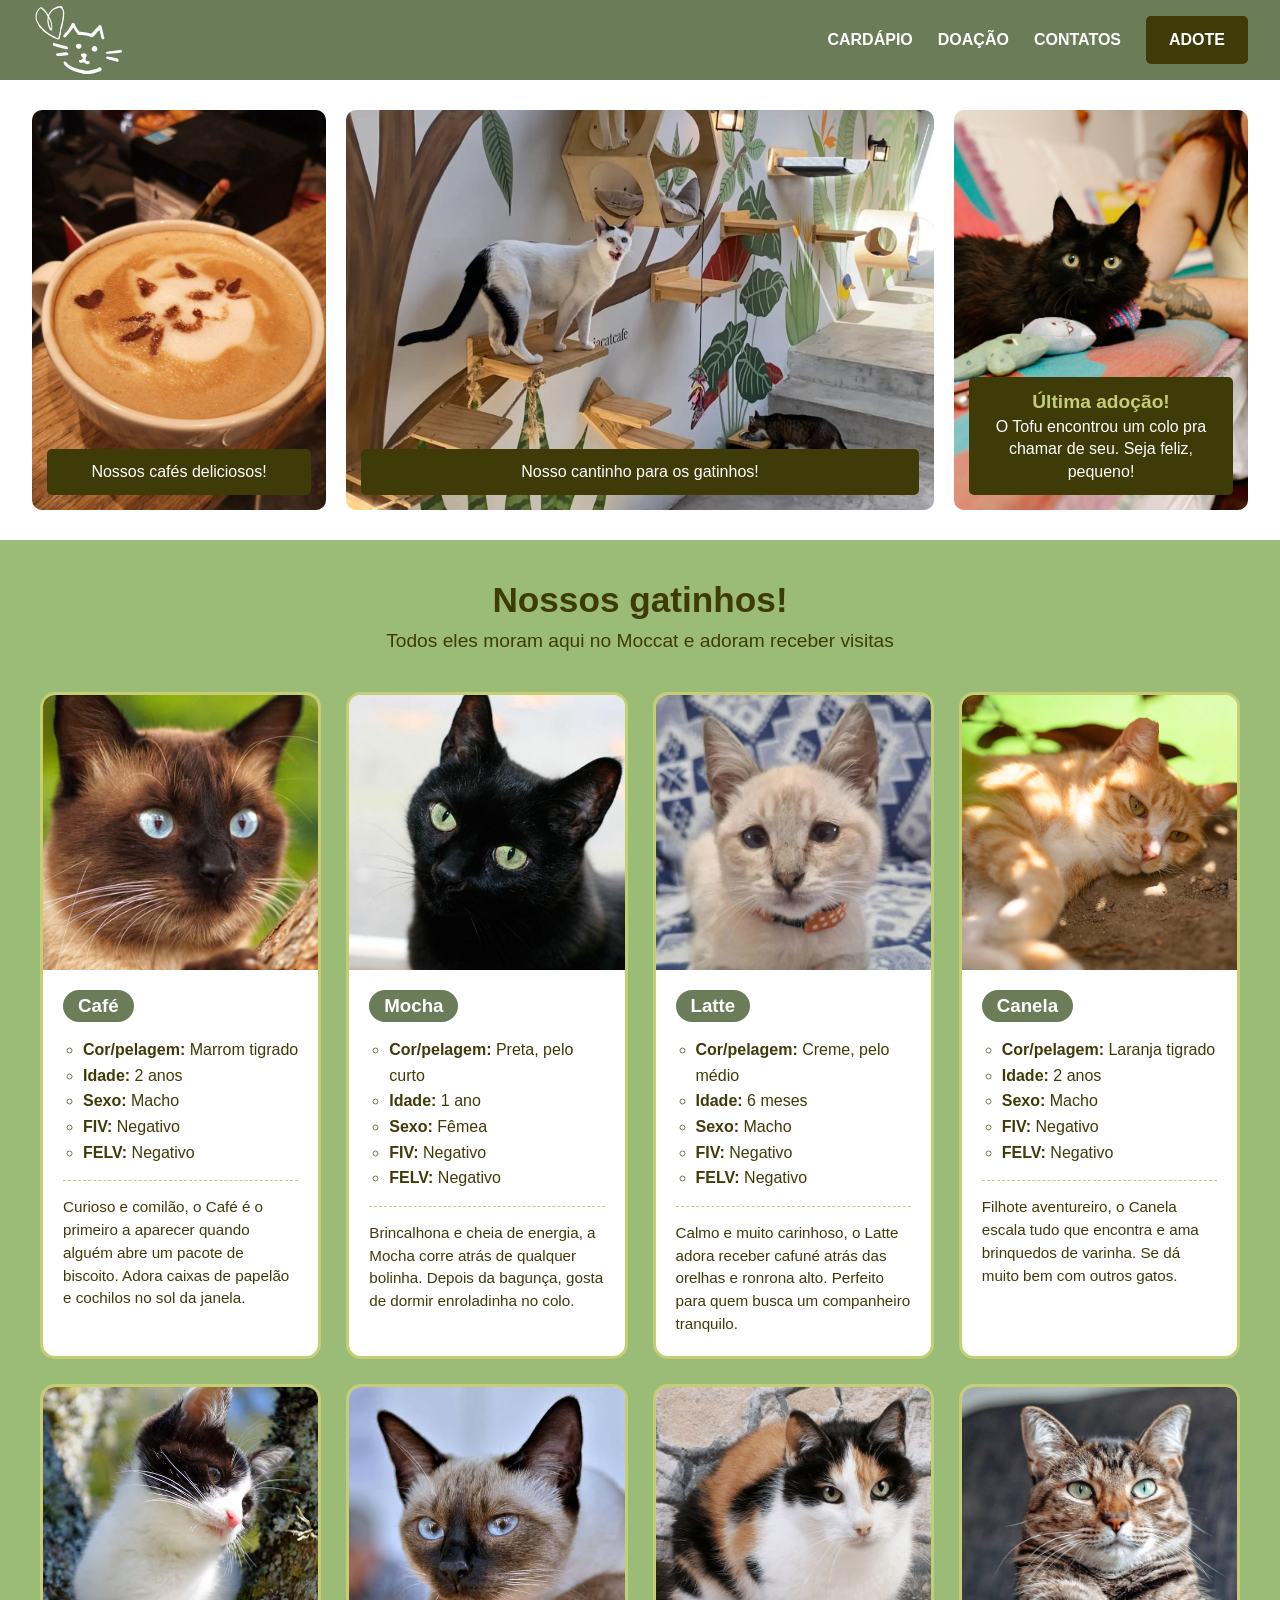
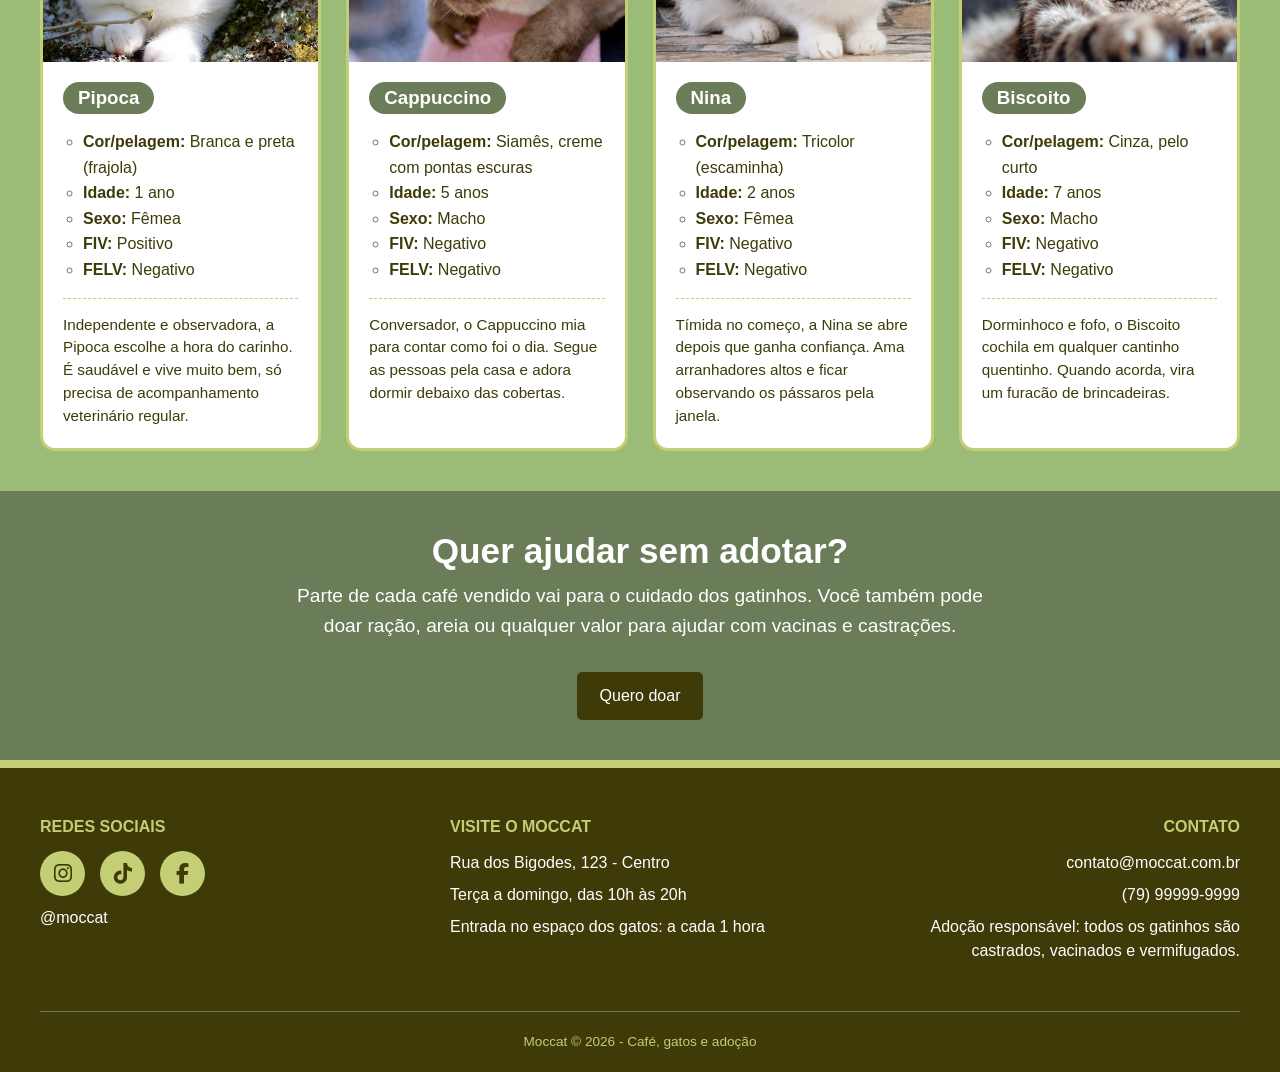
<file: PAGINA_1/index.html>
<!DOCTYPE html>
<html lang="pt-br">
<head>
    <meta charset="UTF-8">
    <meta name="viewport" content="width=device-width, initial-scale=1.0">
    <title>Moccat</title>
    <link rel="icon" href="img/logo.svg">
    <link rel="stylesheet" href="css/styles.css?v=2">
    <!-- ícones das redes sociais (Font Awesome) -->
    <link rel="stylesheet" href="https://cdnjs.cloudflare.com/ajax/libs/font-awesome/6.5.1/css/all.min.css">
</head>
<body>
    <div class="container">

        <!-- container - barra de navegação -->
        <div class="navbar-container">
            <nav>
                <a href="../PAGINA_1/index.html">
                    <img src="img/logo-branco.svg" alt="Moccat" class="logo">
                </a>
                <ul class="navbar-items">
                    <li>
                        <a href="../PAGINA_2/index.html">Cardápio</a>
                    </li>
                    <li>
                        <a href="../PAGINA_1/index.html#doacao">Doação</a>
                    </li>
                    <li>
                        <a href="#contatos">Contatos</a>
                    </li>
                    <li>
                        <a href="../PAGINA_1/index.html#gatos" class="default-btn">Adote</a>
                    </li>
                </ul>
            </nav>
        </div>

        <main>
            <!-- Banner com 3 blocos: o bloco com o mouse em cima cresce e ganha destaque -->
            <div class="hero-container">
                <div class="hero-panel hero-image">
                    <img src="img/banner/cafe_latte_art.jpg" alt="Café com latte art">
                    <span class="hero-caption">Nossos cafés deliciosos!</span>
                </div>
                <div class="hero-panel hero-image">
                    <img src="img/banner/cafeteria_com_gatos.webp" alt="Salão da cafeteria Moccat com gatos">
                    <span class="hero-caption">Nosso cantinho para os gatinhos!</span>
                </div>
                <div class="hero-panel hero-image">
                    <img src="img/banner/gato_adotado.jpg" alt="Gatinho adotado recentemente dormindo">
                    <span class="hero-caption">
                        <strong>Última adoção!</strong>
                        O Tofu encontrou um colo pra chamar de seu. Seja feliz, pequeno!
                    </span>
                </div>
            </div>

            <!-- Seção dos gatinhos para adoção -->
            <section class="cats-container" id="gatos">
                <h2>Nossos gatinhos!</h2>
                <p>Todos eles moram aqui no Moccat e adoram receber visitas</p>
                <ul class="cats-grid">
                    <li class="cat-card">
                        <img src="img/gatos/gato_marrom.webp" alt="Foto do gatinho Café">
                        <div class="cat-info">
                            <h3>Café</h3>
                            <ul>
                                <li><strong>Cor/pelagem:</strong> Marrom tigrado</li>
                                <li><strong>Idade:</strong> 2 anos</li>
                                <li><strong>Sexo:</strong> Macho</li>
                                <li><strong>FIV:</strong> Negativo</li>
                                <li><strong>FELV:</strong> Negativo</li>
                            </ul>
                            <p>Curioso e comilão, o Café é o primeiro a aparecer quando alguém abre um pacote de biscoito. Adora caixas de papelão e cochilos no sol da janela.</p>
                        </div>
                    </li>
                    <li class="cat-card">
                        <img src="img/gatos/gato_preto2.jpg" alt="Foto do gatinho Mocha">
                        <div class="cat-info">
                            <h3>Mocha</h3>
                            <ul>
                                <li><strong>Cor/pelagem:</strong> Preta, pelo curto</li>
                                <li><strong>Idade:</strong> 1 ano</li>
                                <li><strong>Sexo:</strong> Fêmea</li>
                                <li><strong>FIV:</strong> Negativo</li>
                                <li><strong>FELV:</strong> Negativo</li>
                            </ul>
                            <p>Brincalhona e cheia de energia, a Mocha corre atrás de qualquer bolinha. Depois da bagunça, gosta de dormir enroladinha no colo.</p>
                        </div>
                    </li>
                    <li class="cat-card">
                        <img src="img/gatos/gato_creme.webp" alt="Foto do gatinho Latte">
                        <div class="cat-info">
                            <h3>Latte</h3>
                            <ul>
                                <li><strong>Cor/pelagem:</strong> Creme, pelo médio</li>
                                <li><strong>Idade:</strong> 6 meses</li>
                                <li><strong>Sexo:</strong> Macho</li>
                                <li><strong>FIV:</strong> Negativo</li>
                                <li><strong>FELV:</strong> Negativo</li>
                            </ul>
                            <p>Calmo e muito carinhoso, o Latte adora receber cafuné atrás das orelhas e ronrona alto. Perfeito para quem busca um companheiro tranquilo.</p>
                        </div>
                    </li>
                    <li class="cat-card">
                        <img src="img/gatos/gato_laranja.avif" alt="Foto do gatinho Canela">
                        <div class="cat-info">
                            <h3>Canela</h3>
                            <ul>
                                <li><strong>Cor/pelagem:</strong> Laranja tigrado</li>
                                <li><strong>Idade:</strong> 2 anos</li>
                                <li><strong>Sexo:</strong> Macho</li>
                                <li><strong>FIV:</strong> Negativo</li>
                                <li><strong>FELV:</strong> Negativo</li>
                            </ul>
                            <p>Filhote aventureiro, o Canela escala tudo que encontra e ama brinquedos de varinha. Se dá muito bem com outros gatos.</p>
                        </div>
                    </li>
                    <li class="cat-card">
                        <img src="img/gatos/gato_frajola.avif" alt="Foto do gatinho Pipoca">
                        <div class="cat-info">
                            <h3>Pipoca</h3>
                            <ul>
                                <li><strong>Cor/pelagem:</strong> Branca e preta (frajola)</li>
                                <li><strong>Idade:</strong> 1 ano</li>
                                <li><strong>Sexo:</strong> Fêmea</li>
                                <li><strong>FIV:</strong> Positivo</li>
                                <li><strong>FELV:</strong> Negativo</li>
                            </ul>
                            <p>Independente e observadora, a Pipoca escolhe a hora do carinho. É saudável e vive muito bem, só precisa de acompanhamento veterinário regular.</p>
                        </div>
                    </li>
                    <li class="cat-card">
                        <img src="img/gatos/gato_siames_claro.jpg" alt="Foto do gatinho Cappuccino">
                        <div class="cat-info">
                            <h3>Cappuccino</h3>
                            <ul>
                                <li><strong>Cor/pelagem:</strong> Siamês, creme com pontas escuras</li>
                                <li><strong>Idade:</strong> 5 anos</li>
                                <li><strong>Sexo:</strong> Macho</li>
                                <li><strong>FIV:</strong> Negativo</li>
                                <li><strong>FELV:</strong> Negativo</li>
                            </ul>
                            <p>Conversador, o Cappuccino mia para contar como foi o dia. Segue as pessoas pela casa e adora dormir debaixo das cobertas.</p>
                        </div>
                    </li>
                    <li class="cat-card">
                        <img src="img/gatos/gato_tricolor.jpg" alt="Foto do gatinho Nina">
                        <div class="cat-info">
                            <h3>Nina</h3>
                            <ul>
                                <li><strong>Cor/pelagem:</strong> Tricolor (escaminha)</li>
                                <li><strong>Idade:</strong> 2 anos</li>
                                <li><strong>Sexo:</strong> Fêmea</li>
                                <li><strong>FIV:</strong> Negativo</li>
                                <li><strong>FELV:</strong> Negativo</li>
                            </ul>
                            <p>Tímida no começo, a Nina se abre depois que ganha confiança. Ama arranhadores altos e ficar observando os pássaros pela janela.</p>
                        </div>
                    </li>
                    <li class="cat-card">
                        <img src="img/gatos/gato_rajado.jpg" alt="Foto do gatinho Biscoito">
                        <div class="cat-info">
                            <h3>Biscoito</h3>
                            <ul>
                                <li><strong>Cor/pelagem:</strong> Cinza, pelo curto</li>
                                <li><strong>Idade:</strong> 7 anos</li>
                                <li><strong>Sexo:</strong> Macho</li>
                                <li><strong>FIV:</strong> Negativo</li>
                                <li><strong>FELV:</strong> Negativo</li>
                            </ul>
                            <p>Dorminhoco e fofo, o Biscoito cochila em qualquer cantinho quentinho. Quando acorda, vira um furacão de brincadeiras.</p>
                        </div>
                    </li>
                </ul>
            </section>

            <!-- Seção de doação -->
            <section class="donation-container" id="doacao">
                <h2>Quer ajudar sem adotar?</h2>
                <p>Parte de cada café vendido vai para o cuidado dos gatinhos. Você também pode doar ração, areia ou qualquer valor para ajudar com vacinas e castrações.</p>
                <button id="btn-doar" class="default-btn">Quero doar</button>

                <div id="info-doacao" class="donation-info">
                    <h3>Como doar:</h3>
                    <p><strong>PIX:</strong> (79) 91313-1313</p>
                    <p>Também aceitamos ração, areia, sachês e brinquedos. É só deixar no balcão do Moccat!</p>
                </div>
            </section>
        </main>

        <!-- Footer - Rodapé -->
        <footer id="contatos">
            <div class="footer-content">
                <div>
                    <h4>Redes Sociais</h4>
                    <ul class="social-links">
                        <li><a href="https://instagram.com/moccat" target="_blank" aria-label="Instagram"><i class="fab fa-instagram"></i></a></li>
                        <li><a href="https://tiktok.com/@moccat" target="_blank" aria-label="TikTok"><i class="fab fa-tiktok"></i></a></li>
                        <li><a href="https://facebook.com/moccat" target="_blank" aria-label="Facebook"><i class="fab fa-facebook-f"></i></a></li>
                    </ul>
                    <p>@moccat</p>
                </div>
                <div>
                    <h4>Visite o Moccat</h4>
                    <p>Rua dos Bigodes, 123 - Centro</p>
                    <p>Terça a domingo, das 10h às 20h</p>
                    <p>Entrada no espaço dos gatos: a cada 1 hora</p>
                </div>
                <div>
                    <h4>Contato</h4>
                    <p>contato@moccat.com.br</p>
                    <p>(79) 99999-9999</p>
                    <p>Adoção responsável: todos os gatinhos são castrados, vacinados e vermifugados.</p>
                </div>
            </div>
            <p class="copyright">Moccat &copy; 2026 - Café, gatos e adoção</p>
        </footer>

    </div>
    <script src="js/script.js?v=2"></script>
</body>
</html>
</file>
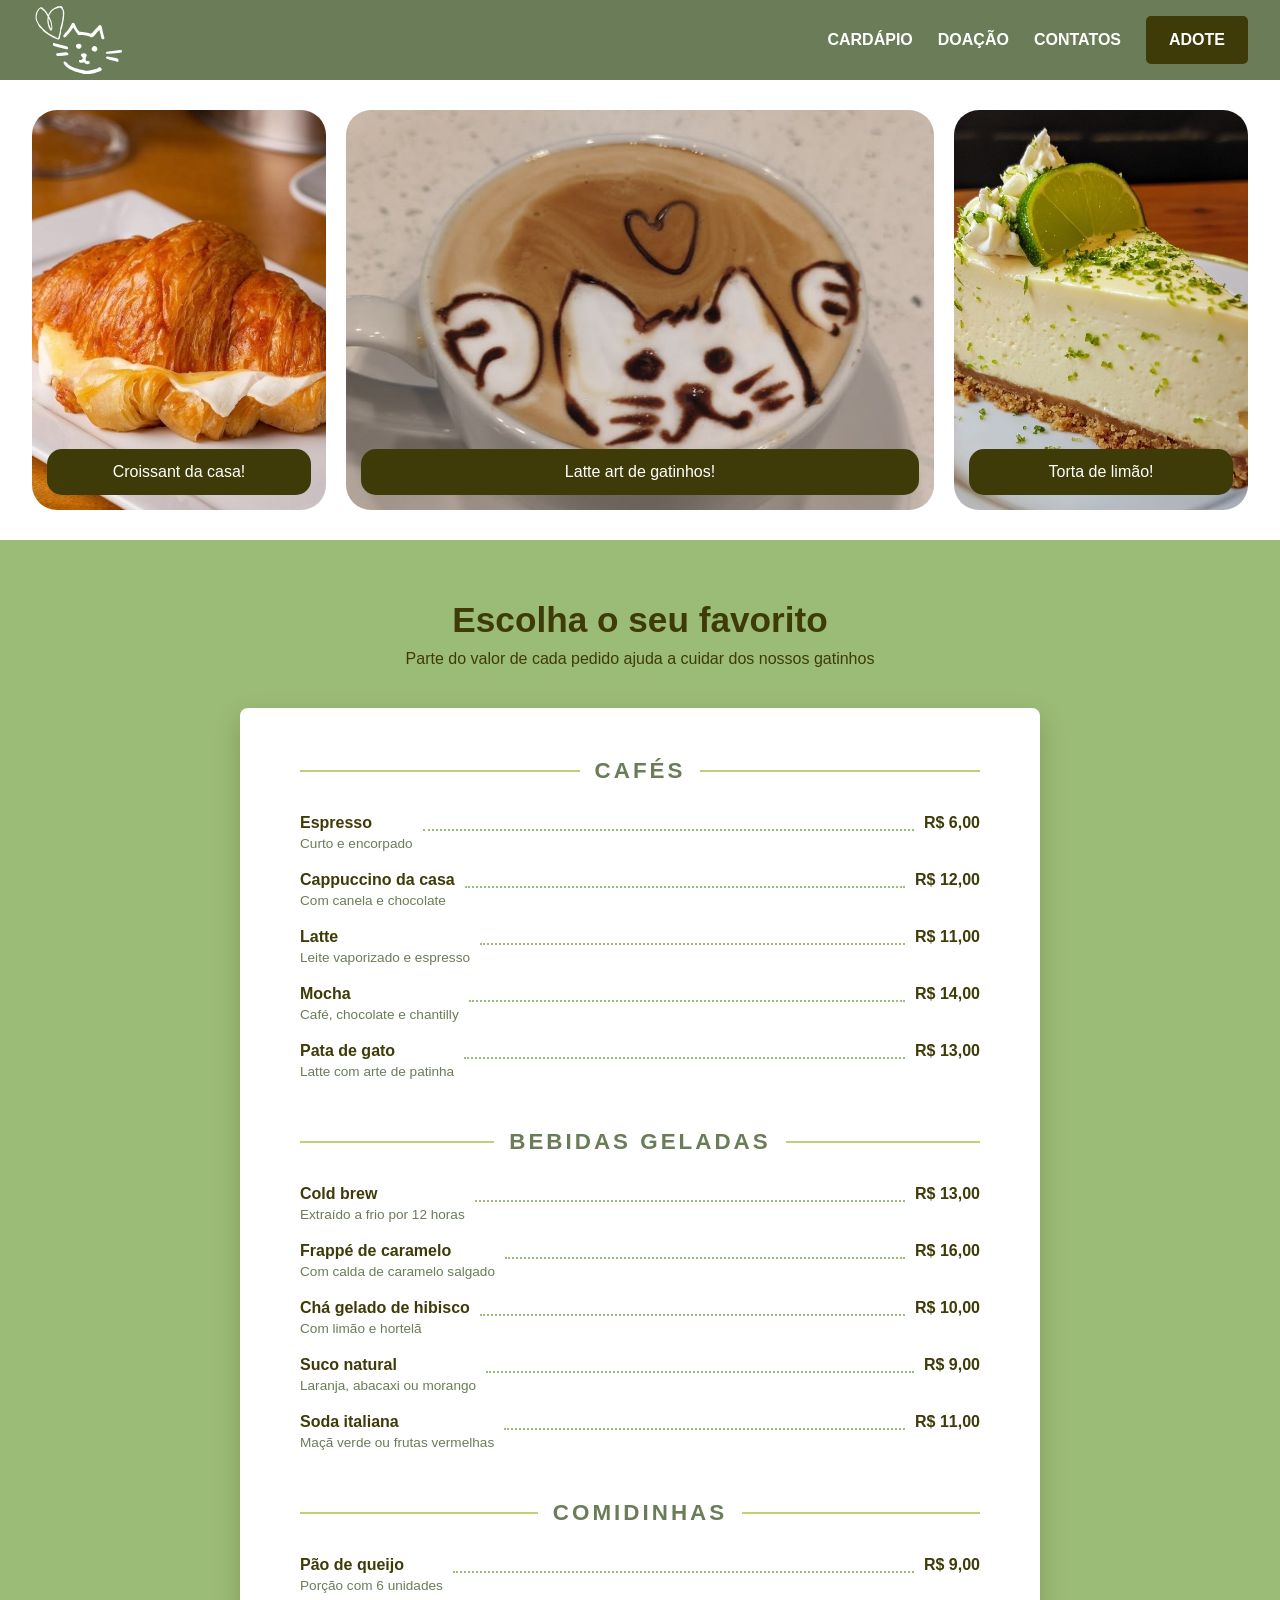
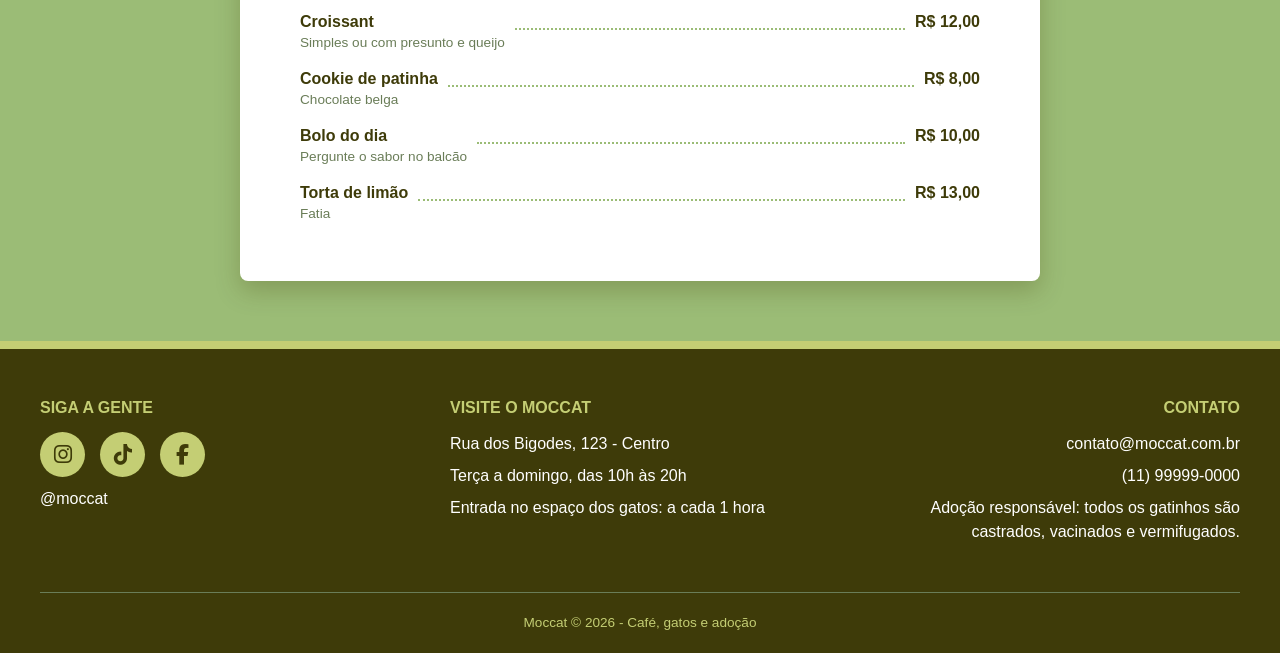
<file: PAGINA_2/index.html>
<!DOCTYPE html>
<html lang="pt-br">
<head>
    <meta charset="UTF-8">
    <meta name="viewport" content="width=device-width, initial-scale=1.0">
    <title>Cardápio | Moccat</title>
    <link rel="icon" href="img/logo.svg">
    <link rel="stylesheet" href="css/styles.css">
    <!-- ícones das redes sociais (Font Awesome) -->
    <link rel="stylesheet" href="https://cdnjs.cloudflare.com/ajax/libs/font-awesome/6.5.1/css/all.min.css">
</head>
<body>
    <div class="container">

        <!-- container - barra de navegação -->
        <div class="navbar-container">
            <nav>
                <a href="../PAGINA_1/index.html">
                    <img src="img/logo-branco.svg" alt="Moccat" class="logo">
                </a>
                <ul class="navbar-items">
                    <li>
                        <a href="../PAGINA_2/index.html">Cardápio</a>
                    </li>
                    <li>
                        <a href="../PAGINA_1/index.html#doacao">Doação</a>
                    </li>
                    <li>
                        <a href="#contatos">Contatos</a>
                    </li>
                    <li>
                        <a href="../PAGINA_1/index.html#gatos" class="default-btn">Adote</a>
                    </li>
                </ul>
            </nav>
        </div>

        <main>
            <!-- Banner com 3 blocos: o bloco com o mouse em cima cresce e ganha destaque -->
            <div class="hero-container">
                <div class="hero-panel hero-image">
                    <img src="img/croissant_queijo.jpg" alt="Café com latte art">
                    <span class="hero-caption">Croissant da casa!</span>
                </div>
                <div class="hero-panel hero-image">
                    <img src="img/latte_cat.jpg" alt="Salão da cafeteria Moccat com gatos">
                    <span class="hero-caption">Latte art de gatinhos!</span>
                </div>
                <div class="hero-panel hero-image">
                    <img src="img/torta_limao.jpg" alt="Gatinho adotado recentemente dormindo">
                    <span class="hero-caption">Torta de limão!</span>
                </div>
            </div>

            <!-- Seção do cardápio -->
            <section class="menu-container">
                <h2>Escolha o seu favorito</h2>
                <p>Parte do valor de cada pedido ajuda a cuidar dos nossos gatinhos</p>
                <!-- um único bloco branco, como um cardápio de papel -->
                <div class="menu-card">
                    <div class="menu-category">
                        <h3 class="menu-divider">Cafés</h3>
                        <ul>
                            <li>
                                <span class="item-name">Espresso<span class="item-desc">Curto e encorpado</span></span>
                                <span class="item-price">R$ 6,00</span>
                            </li>
                            <li>
                                <span class="item-name">Cappuccino da casa<span class="item-desc">Com canela e chocolate</span></span>
                                <span class="item-price">R$ 12,00</span>
                            </li>
                            <li>
                                <span class="item-name">Latte<span class="item-desc">Leite vaporizado e espresso</span></span>
                                <span class="item-price">R$ 11,00</span>
                            </li>
                            <li>
                                <span class="item-name">Mocha<span class="item-desc">Café, chocolate e chantilly</span></span>
                                <span class="item-price">R$ 14,00</span>
                            </li>
                            <li>
                                <span class="item-name">Pata de gato<span class="item-desc">Latte com arte de patinha</span></span>
                                <span class="item-price">R$ 13,00</span>
                            </li>
                        </ul>
                    </div>
                    <div class="menu-category">
                        <h3 class="menu-divider">Bebidas geladas</h3>
                        <ul>
                            <li>
                                <span class="item-name">Cold brew<span class="item-desc">Extraído a frio por 12 horas</span></span>
                                <span class="item-price">R$ 13,00</span>
                            </li>
                            <li>
                                <span class="item-name">Frappé de caramelo<span class="item-desc">Com calda de caramelo salgado</span></span>
                                <span class="item-price">R$ 16,00</span>
                            </li>
                            <li>
                                <span class="item-name">Chá gelado de hibisco<span class="item-desc">Com limão e hortelã</span></span>
                                <span class="item-price">R$ 10,00</span>
                            </li>
                            <li>
                                <span class="item-name">Suco natural<span class="item-desc">Laranja, abacaxi ou morango</span></span>
                                <span class="item-price">R$ 9,00</span>
                            </li>
                            <li>
                                <span class="item-name">Soda italiana<span class="item-desc">Maçã verde ou frutas vermelhas</span></span>
                                <span class="item-price">R$ 11,00</span>
                            </li>
                        </ul>
                    </div>
                    <div class="menu-category">
                        <h3 class="menu-divider">Comidinhas</h3>
                        <ul>
                            <li>
                                <span class="item-name">Pão de queijo<span class="item-desc">Porção com 6 unidades</span></span>
                                <span class="item-price">R$ 9,00</span>
                            </li>
                            <li>
                                <span class="item-name">Croissant<span class="item-desc">Simples ou com presunto e queijo</span></span>
                                <span class="item-price">R$ 12,00</span>
                            </li>
                            <li>
                                <span class="item-name">Cookie de patinha<span class="item-desc">Chocolate belga</span></span>
                                <span class="item-price">R$ 8,00</span>
                            </li>
                            <li>
                                <span class="item-name">Bolo do dia<span class="item-desc">Pergunte o sabor no balcão</span></span>
                                <span class="item-price">R$ 10,00</span>
                            </li>
                            <li>
                                <span class="item-name">Torta de limão<span class="item-desc">Fatia</span></span>
                                <span class="item-price">R$ 13,00</span>
                            </li>
                        </ul>
                    </div>
                </div>
            </section>
        </main>

        <!-- Footer - Rodapé -->
        <footer id="contatos">
            <div class="footer-content">
                <div>
                    <h4>Siga a gente</h4>
                    <ul class="social-links">
                        <li><a href="https://instagram.com/moccat" target="_blank" aria-label="Instagram"><i class="fab fa-instagram"></i></a></li>
                        <li><a href="https://tiktok.com/@moccat" target="_blank" aria-label="TikTok"><i class="fab fa-tiktok"></i></a></li>
                        <li><a href="https://facebook.com/moccat" target="_blank" aria-label="Facebook"><i class="fab fa-facebook-f"></i></a></li>
                    </ul>
                    <p>@moccat</p>
                </div>
                <div>
                    <h4>Visite o Moccat</h4>
                    <p>Rua dos Bigodes, 123 - Centro</p>
                    <p>Terça a domingo, das 10h às 20h</p>
                    <p>Entrada no espaço dos gatos: a cada 1 hora</p>
                </div>
                <div>
                    <h4>Contato</h4>
                    <p>contato@moccat.com.br</p>
                    <p>(11) 99999-0000</p>
                    <p>Adoção responsável: todos os gatinhos são castrados, vacinados e vermifugados.</p>
                </div>
            </div>
            <p class="copyright">Moccat &copy; 2026 - Café, gatos e adoção</p>
        </footer>

    </div>
</body>
</html>
</file>
<file: PAGINA_1/css/styles.css>
*{
    box-sizing: border-box;
}

body{
    font-family: Arial, Helvetica, sans-serif;
    margin: 0;
    color: #3e3b09;
    background-color: #fff;
}

img{
    max-width: 100%;
    display: block;
}

/* Navbar - container */

.navbar-container{
    width: 100%;
    min-height: 80px;
    background-color: #6a7d58;
    padding: 0 2rem;
}

nav{
    display: flex;
    align-items: center;
    justify-content: space-between;
    min-height: 80px;
}

.logo{
    height: 75px;
    width: auto;
}

.navbar-items{
    list-style: none;
    display: flex;
    align-items: center;
    margin: 0;
    padding: 0;
}

.navbar-items li{
    text-transform: uppercase;
    margin-left: 25px;
}

.navbar-items a{
    color: #fff;
    text-decoration: none;
    font-weight: bold;
    transition: 0.5s;
}

.navbar-items a:not(.default-btn):hover{
    color: #3e3b09;
    border-bottom: 2px solid #3e3b09;
}

.default-btn{
    display: inline-block;
    padding: 12px 20px;
    background-color: #3e3b09;
    color: #fff;
    text-decoration: none;
    border: 3px solid #3e3b09;
    border-radius: 5px;
    transition: 0.5s;
}

.default-btn:hover{
    border: 3px solid #c4ce74;
    color: #c4ce74;
}

/* Banner principal: 3 blocos lado a lado */

.hero-container{
    display: flex;
    gap: 20px;
    height: 460px;
    padding: 30px 2rem;
    background-color: #fff;
}

.hero-panel{
    position: relative;
    flex: 1;
    min-width: 0;
    border-radius: 10px;
    overflow: hidden;
    transition: flex 0.6s, box-shadow 0.6s, transform 0.6s;
}

/* o bloco do meio começa maior, igual à referência */
.hero-panel:nth-child(2){
    flex: 2;
}

/* quando o mouse entra no banner, todos voltam ao normal... */
.hero-container:hover .hero-panel{
    flex: 1;
}

/* ...e o bloco com o mouse em cima ganha prioridade */
.hero-container .hero-panel:hover{
    flex: 2.5;
    transform: translateY(-5px);
    box-shadow: 0 15px 30px rgba(0, 0, 0, 0.5);
}

.hero-text{
    background-color: #9bbc76;
    padding: 35px;
    display: flex;
    flex-direction: column;
    justify-content: center;
    overflow-y: auto;
}

.hero-text h1{
    font-size: 2rem;
    line-height: 1.2;
    margin: 0 0 15px;
}

.hero-text p{
    font-size: 1.1rem;
    line-height: 1.5;
    margin: 0 0 25px;
}

.hero-text .default-btn{
    align-self: flex-start;
}

.hero-image img{
    width: 100%;
    height: 100%;
    object-fit: cover;
}

.hero-caption{
    position: absolute;
    left: 15px;
    right: 15px;
    bottom: 15px;
    background-color: rgba(62, 59, 9, 1);
    color: #fff;
    padding: 12px 18px;
    border-radius: 5px;
    line-height: 1.4;
    text-align: center;
}

.hero-caption strong{
    display: block;
    color: #c4ce74;
    font-size: 1.2rem;
}

/* Títulos das seções */

section{
    padding: 40px 2rem;
    background-color: #9bbc76;
}

section > h2{
    text-align: center;
    font-size: 2.2rem;
    color: #3e3b09;
    margin: 0 0 10px;
}

section > p{
    text-align: center;
    font-size: 1.2rem;
    margin: 0 0 40px;
}

/* Seção dos gatinhos */

.cats-grid{
    list-style: none;
    padding: 0;
    display: grid;
    grid-template-columns: repeat(4, 1fr);
    gap: 25px;
    max-width: 1200px;
    margin: 0 auto;
}

.cat-card{
    background-color: #fff;
    border: 3.5px solid #c4ce74;
    border-radius: 15px;
    overflow: hidden;
    transition: 0.3s;
}

.cat-card:hover{
    transform: translateY(-5px);
    cursor: pointer;
    box-shadow: 0 10px 20px rgba(62, 59, 9, 1.25);
}

.cat-card img{
    width: 100%;
    aspect-ratio: 1 / 1;
    object-fit: cover;
}

.cat-info{
    padding: 20px;
}

.cat-info h3{
    color: #fff;
    background-color: #6a7d58;
    display: inline-block;
    padding: 5px 15px;
    border-radius: 20px;
    margin: 0 0 15px;
}

.cat-info ul{
    padding-left: 20px;
    margin: 0 0 15px;
    line-height: 1.6;
}

.cat-info ul li::marker{
    color: #6a7d58;
}

.cat-info p{
    margin: 0;
    font-size: 0.95rem;
    line-height: 1.5;
    border-top: 1px dashed #c4ce74;
    padding-top: 15px;
}

/* Seção de doação */

.donation-container{
    background-color: #6a7d58;
    color: #fff;
    text-align: center;
}

.donation-container h2{
    color: #fff;
}

.donation-container p{
    max-width: 700px;
    margin: 0 auto 30px;
    line-height: 1.6;
}

/* Cardápio (página 2) */

.menu-grid{
    display: grid;
    grid-template-columns: repeat(3, 1fr);
    gap: 25px;
    max-width: 1200px;
    margin: 0 auto;
}

.menu-category{
    border: 2px solid #6a7d58;
    border-radius: 15px;
    padding: 25px;
}

.menu-category h3{
    color: #fff;
    background-color: #6a7d58;
    text-align: center;
    padding: 10px;
    border-radius: 10px;
    margin: 0 0 20px;
}

.menu-category ul{
    list-style: none;
    padding: 0;
    margin: 0;
}

.menu-category li{
    display: flex;
    justify-content: space-between;
    gap: 10px;
    padding: 12px 0;
    border-bottom: 1px dashed #c4ce74;
}

.menu-category li:last-child{
    border-bottom: none;
}

.menu-category .item-name{
    font-weight: bold;
}

.menu-category .item-desc{
    display: block;
    font-weight: normal;
    font-size: 0.85rem;
    margin-top: 4px;
    color: #6a7d58;
}

.menu-category .item-price{
    font-weight: bold;
    white-space: nowrap;
}

.rules-container{
    background-color: #c4ce74;
}

.rules-container ul{
    display: grid;
    grid-template-columns: repeat(4, 1fr);
    gap: 20px;
    list-style: none;
    padding: 0;
    margin: 0 auto;
    max-width: 1200px;
}

.rules-container li{
    background-color: #fff;
    border-radius: 15px;
    padding: 25px;
    text-align: center;
    line-height: 1.5;
}

.rules-container li span{
    display: block;
    font-size: 2.5rem;
    margin-bottom: 10px;
}

/* Footer - Rodapé */

footer{
    background-color: #3e3b09;
    color: #fff;
    border-top: 8px solid #c4ce74;
    padding: 50px 2rem 20px;
}

.footer-content{
    display: grid;
    grid-template-columns: repeat(3, 1fr);
    gap: 30px;
    max-width: 1200px;
    margin: 0 auto;
}

.footer-content > div:last-child{
    text-align: right;
}

footer h4{
    color: #c4ce74;
    text-transform: uppercase;
    margin: 0 0 15px;
}

footer p{
    margin: 0 0 8px;
    line-height: 1.5;
}

.social-links{
    list-style: none;
    padding: 0;
    margin: 0 0 10px;
    display: flex;
    gap: 15px;
}

.social-links a{
    display: flex;
    align-items: center;
    justify-content: center;
    width: 45px;
    height: 45px;
    border-radius: 50%;
    background-color: #c4ce74;
    color: #3e3b09;
    font-size: 1.3rem;
    text-decoration: none;
    transition: 0.3s;
}

.social-links a:hover{
    background-color: #fff;
    transform: scale(1.1);
}

.copyright{
    text-align: center;
    font-size: 0.85rem;
    color: #c4ce74;
    border-top: 1px solid #6a7d58;
    max-width: 1200px;
    margin: 40px auto 0;
    padding-top: 20px;
}

/* Responsividade */
@media (max-width: 1024px){
    .cats-grid{
        grid-template-columns: repeat(2, 1fr);
    }

    .menu-grid{
        grid-template-columns: 1fr 1fr;
    }

    .rules-container ul{
        grid-template-columns: repeat(2, 1fr);
    }
    .hero-text{
        padding: 25px;
    }

    .hero-text h1{
        font-size: 1.5rem;
    }
}

/* celulares: menu embaixo do logo e 1 gatinho por linha */
@media (max-width: 700px){
    .navbar-container{
        padding: 10px 1rem;
    }

    nav{
        flex-direction: column;
        gap: 10px;
    }

    .navbar-items{
        flex-wrap: wrap;
        justify-content: center;
        gap: 10px 18px;
    }

    .navbar-items li{
        margin-left: 0;
        font-size: 0.9rem;
    }

    /* no celular os 3 blocos ficam um embaixo do outro */
    .hero-container{
        flex-direction: column;
        height: auto;
        padding: 20px 1rem;
    }

    .hero-panel,
    .hero-panel:nth-child(2),
    .hero-container:hover .hero-panel,
    .hero-container .hero-panel:hover{
        flex: none;
    }

    .hero-image{
        height: 280px;
    }

    .hero-text{
        padding: 25px;
    }

    .hero-text h1{
        font-size: 1.7rem;
    }

    section{
        padding: 40px 1rem;
    }

    section > h2{
        font-size: 1.7rem;
    }

    .cats-grid,
    .menu-grid,
    .rules-container ul,
    .footer-content{
        grid-template-columns: 1fr;
    }

    .footer-content{
        text-align: center;
    }

    .footer-content > div:last-child{
        text-align: center;
    }

    .social-links{
        justify-content: center;
    }
}


/* Botão "Quero doar" (agora é um <button>) */
button.default-btn{
    font-family: inherit;
    font-size: 1rem;
    cursor: pointer;
}

/* Caixinha com os dados da doação: começa escondida */
.donation-info{
    display: none;
    max-width: 500px;
    margin: 25px auto 0;
    padding: 20px;
    background-color: #fff;
    color: #3e3b09;
    border: 3.5px solid #c4ce74;
    border-radius: 10px;
}

/* Quando o JavaScript coloca a classe "aberto", ela aparece */
.donation-info.aberto{
    display: block;
}

.donation-info h3{
    margin-top: 0;
}

.donation-container .donation-info p{
    margin: 8px 0;
}
</file>
<file: PAGINA_2/css/styles.css>
/* Cores do Moccat
   #6a7d58 -> verde principal
   #3e3b09 -> verde escuro (textos, botões, rodapé)
   #c4ce74 -> verde claro (destaques)
   #fff    -> branco
*/

*{
    box-sizing: border-box;
}

body{
    font-family: Arial, Helvetica, sans-serif;
    margin: 0;
    color: #3e3b09;
    background-color: #fff;
}

img{
    max-width: 100%;
    display: block;
}

/* Navbar - container */

.navbar-container{
    width: 100%;
    min-height: 80px;
    background-color: #6a7d58;
    padding: 0 2rem;
}

nav{
    display: flex;
    align-items: center;
    justify-content: space-between;
    min-height: 80px;
}

/* o logo fica dentro de um círculo branco para aparecer bem no fundo verde */
/* logo branco direto no fundo verde, sem círculo, pra não cortar o coração */
.logo{
    height: 75px;
    width: auto;
}

.navbar-items{
    list-style: none;
    display: flex;
    align-items: center;
    margin: 0;
    padding: 0;
}

.navbar-items li{
    text-transform: uppercase;
    margin-left: 25px;
}

.navbar-items a{
    color: #fff;
    text-decoration: none;
    font-weight: bold;
    transition: 0.5s;
}

.navbar-items a:not(.default-btn):hover{
    color: #3e3b09;
    border-bottom: 2px solid #3e3b09;
}

.default-btn{
    display: inline-block;
    padding: 12px 20px;
    background-color: #3e3b09;
    color: #fff;
    text-decoration: none;
    border: 3px solid #3e3b09;
    border-radius: 5px;
    transition: 0.5s;
}

.default-btn:hover{
    border: 3px solid #c4ce74;
    color: #c4ce74;
}

/* Banner principal */
/* Banner principal: 3 blocos lado a lado */

.hero-container{
    display: flex;
    gap: 20px;
    height: 460px;
    padding: 30px 2rem;
    background-color: #fff;
}

.hero-panel{
    position: relative;
    flex: 1;
    min-width: 0;
    border-radius: 25px;
    overflow: hidden;
    transition: flex 0.6s, box-shadow 0.6s, transform 0.6s;
}

/* o bloco do meio começa maior, igual à referência */
.hero-panel:nth-child(2){
    flex: 2;
}

/* quando o mouse entra no banner, todos voltam ao normal... */
.hero-container:hover .hero-panel{
    flex: 1;
}

/* ...e o bloco com o mouse em cima ganha prioridade */
.hero-container .hero-panel:hover{
    flex: 2.5;
    transform: translateY(-5px);
    box-shadow: 0 15px 30px rgba(0, 0, 0, 0.5);
}

.hero-text{
    background-color: #9bbc76;
    padding: 35px;
    display: flex;
    flex-direction: column;
    justify-content: center;
    overflow-y: auto;
}

.hero-text h1{
    font-size: 2rem;
    line-height: 1.2;
    margin: 0 0 15px;
}

.hero-text p{
    font-size: 1.1rem;
    line-height: 1.5;
    margin: 0 0 25px;
}

.hero-text .default-btn{
    align-self: flex-start;
}

.hero-image img{
    width: 100%;
    height: 100%;
    object-fit: cover;
}

.hero-caption{
    position: absolute;
    left: 15px;
    right: 15px;
    bottom: 15px;
    background-color: rgba(62, 59, 9, 1);
    color: #fff;
    padding: 12px 18px;
    border-radius: 15px;
    line-height: 1.4;
    text-align: center;
}

.hero-caption strong{
    display: block;
    color: #c4ce74;
    font-size: 1.2rem;
}

/* Títulos das seções */

section{
    padding: 60px 2rem;
    background-color: #9bbc76;
}

section > h2{
    text-align: center;
    font-size: 2.2rem;
    color: #3e3b09;
    margin: 0 0 10px;
}

section > p{
    text-align: center;
    margin: 0 0 40px;
}

/* Seção dos gatinhos */

.cats-grid{
    list-style: none;
    padding: 0;
    display: grid;
    grid-template-columns: repeat(4, 1fr);
    gap: 25px;
    max-width: 1200px;
    margin: 0 auto;
}

.cat-card{
    background-color: #fff;
    border: 2px solid #6a7d58;
    border-radius: 15px;
    overflow: hidden;
    transition: 0.3s;
}

.cat-card:hover{
    transform: translateY(-5px);
    box-shadow: 0 10px 20px rgba(62, 59, 9, 0.2);
}

.cat-card img{
    width: 100%;
    aspect-ratio: 1 / 1;
    object-fit: cover;
}

.cat-info{
    padding: 20px;
}

.cat-info h3{
    color: #fff;
    background-color: #6a7d58;
    display: inline-block;
    padding: 5px 15px;
    border-radius: 20px;
    margin: 0 0 15px;
}

.cat-info ul{
    padding-left: 20px;
    margin: 0 0 15px;
    line-height: 1.6;
}

.cat-info ul li::marker{
    color: #6a7d58;
}

.cat-info p{
    margin: 0;
    font-size: 0.95rem;
    line-height: 1.5;
    border-top: 1px dashed #c4ce74;
    padding-top: 15px;
}

/* Seção de doação */

.donation-container{
    background-color: #6a7d58;
    color: #fff;
    text-align: center;
}

.donation-container h2{
    color: #fff;
}

.donation-container p{
    max-width: 700px;
    margin: 0 auto 30px;
    line-height: 1.6;
}

/* Cardápio (página 2) */

/* Cardápio: um bloco branco só, dividido por categorias em texto */

.menu-card{
    background-color: #fff;
    max-width: 800px;
    margin: 0 auto;
    padding: 50px 60px;
    border-radius: 8px;
    box-shadow: 0 10px 25px rgba(62, 59, 9, 0.25);
}

.menu-category{
    margin-bottom: 40px;
}

.menu-category:last-child{
    margin-bottom: 0;
}

/* título da categoria com uma linha de cada lado */
.menu-divider{
    display: flex;
    align-items: center;
    gap: 15px;
    color: #6a7d58;
    font-size: 1.4rem;
    text-transform: uppercase;
    letter-spacing: 3px;
    margin: 0 0 20px;
}

.menu-divider::before,
.menu-divider::after{
    content: "";
    flex: 1;
    border-bottom: 2px solid #c4ce74;
}

.menu-category ul{
    list-style: none;
    padding: 0;
    margin: 0;
}

.menu-category li{
    display: flex;
    align-items: flex-start;
    padding: 10px 0;
}

.menu-category li::after{
    content: "";
    order: 1;
    flex: 1;
    height: 0.95em;
    margin: 0 10px;
    border-bottom: 2px dotted #9bbc76;
}

.menu-category .item-name{
    font-weight: bold;
}

.menu-category .item-desc{
    display: block;
    font-weight: normal;
    font-size: 0.85rem;
    margin-top: 4px;
    color: #6a7d58;
}

.menu-category .item-price{
    order: 2;
    font-weight: bold;
    white-space: nowrap;
}

/* Footer - Rodapé */

footer{
    background-color: #3e3b09;
    color: #fff;
    border-top: 8px solid #c4ce74;
    padding: 50px 2rem 20px;
}

.footer-content{
    display: grid;
    grid-template-columns: repeat(3, 1fr);
    gap: 30px;
    max-width: 1200px;
    margin: 0 auto;
}

.footer-content > div:last-child{
    text-align: right;
}

footer h4{
    color: #c4ce74;
    text-transform: uppercase;
    margin: 0 0 15px;
}

footer p{
    margin: 0 0 8px;
    line-height: 1.5;
}

.social-links{
    list-style: none;
    padding: 0;
    margin: 0 0 10px;
    display: flex;
    gap: 15px;
}

.social-links a{
    display: flex;
    align-items: center;
    justify-content: center;
    width: 45px;
    height: 45px;
    border-radius: 50%;
    background-color: #c4ce74;
    color: #3e3b09;
    font-size: 1.3rem;
    text-decoration: none;
    transition: 0.3s;
}

.social-links a:hover{
    background-color: #fff;
    transform: scale(1.1);
}

.copyright{
    text-align: center;
    font-size: 0.85rem;
    color: #c4ce74;
    border-top: 1px solid #6a7d58;
    max-width: 1200px;
    margin: 40px auto 0;
    padding-top: 20px;
}

/* Responsividade */
@media (max-width: 1024px){
    .cats-grid{
        grid-template-columns: repeat(2, 1fr);
    }

}

/* celulares: menu embaixo do logo e 1 gatinho por linha */
@media (max-width: 700px){
    .navbar-container{
        padding: 10px 1rem;
    }

    nav{
        flex-direction: column;
        gap: 10px;
    }

    .navbar-items{
        flex-wrap: wrap;
        justify-content: center;
        gap: 10px 18px;
    }

    .navbar-items li{
        margin-left: 0;
        font-size: 0.9rem;
    }

    .main-banner{
        padding: 50px 1rem;
    }

    .main-banner h1{
        font-size: 2rem;
    }

    .main-banner p{
        font-size: 1.1rem;
    }

    section{
        padding: 40px 1rem;
    }

    section > h2{
        font-size: 1.7rem;
    }

    /* no celular os 3 blocos de fotos ficam um embaixo do outro */
    .hero-container{
        flex-direction: column;
        height: auto;
        padding: 20px 1rem;
    }

    .hero-panel,
    .hero-panel:nth-child(2),
    .hero-container:hover .hero-panel,
    .hero-container .hero-panel:hover{
        flex: none;
    }

    .hero-image{
        height: 280px;
    }

    .menu-card{
        padding: 30px 20px;
    }

    .cats-grid,
    .footer-content{
        grid-template-columns: 1fr;
    }

    .footer-content{
        text-align: center;
    }

    .footer-content > div:last-child{
        text-align: center;
    }

    .social-links{
        justify-content: center;
    }
}
</file>
